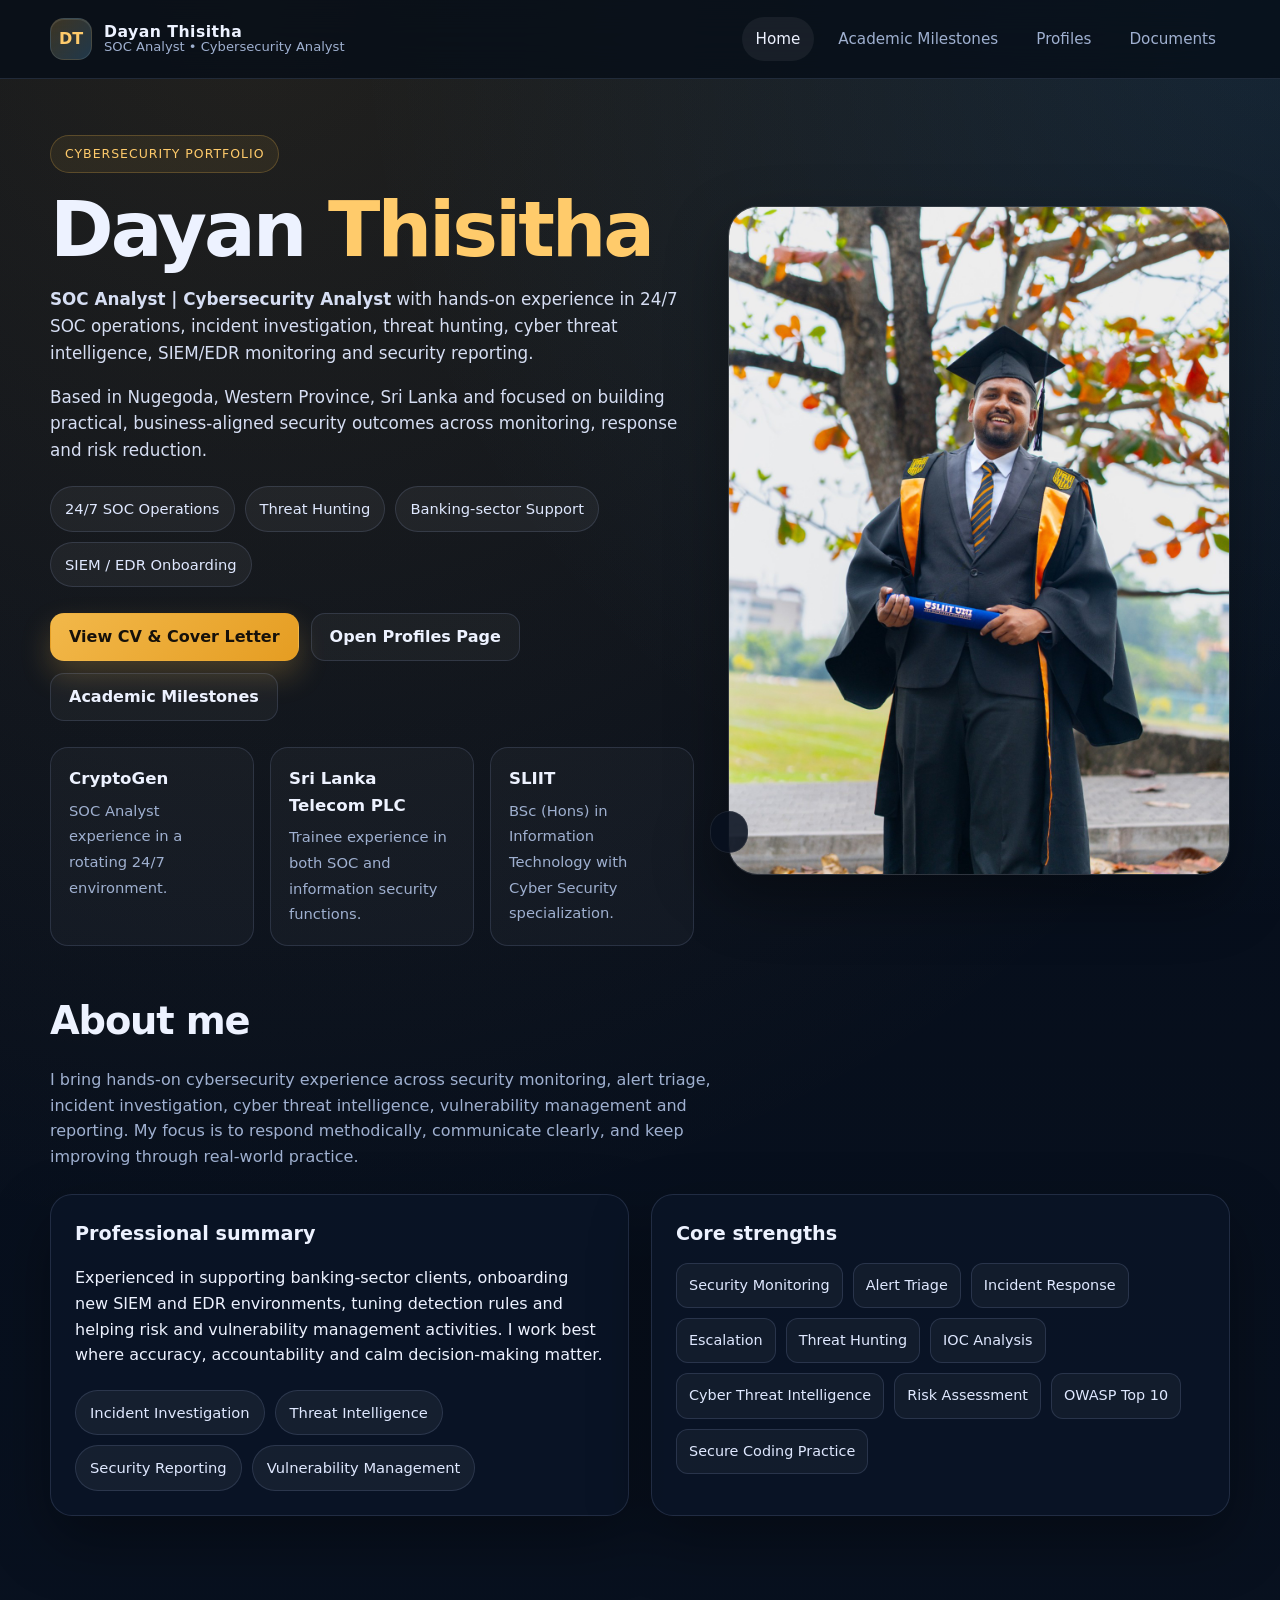
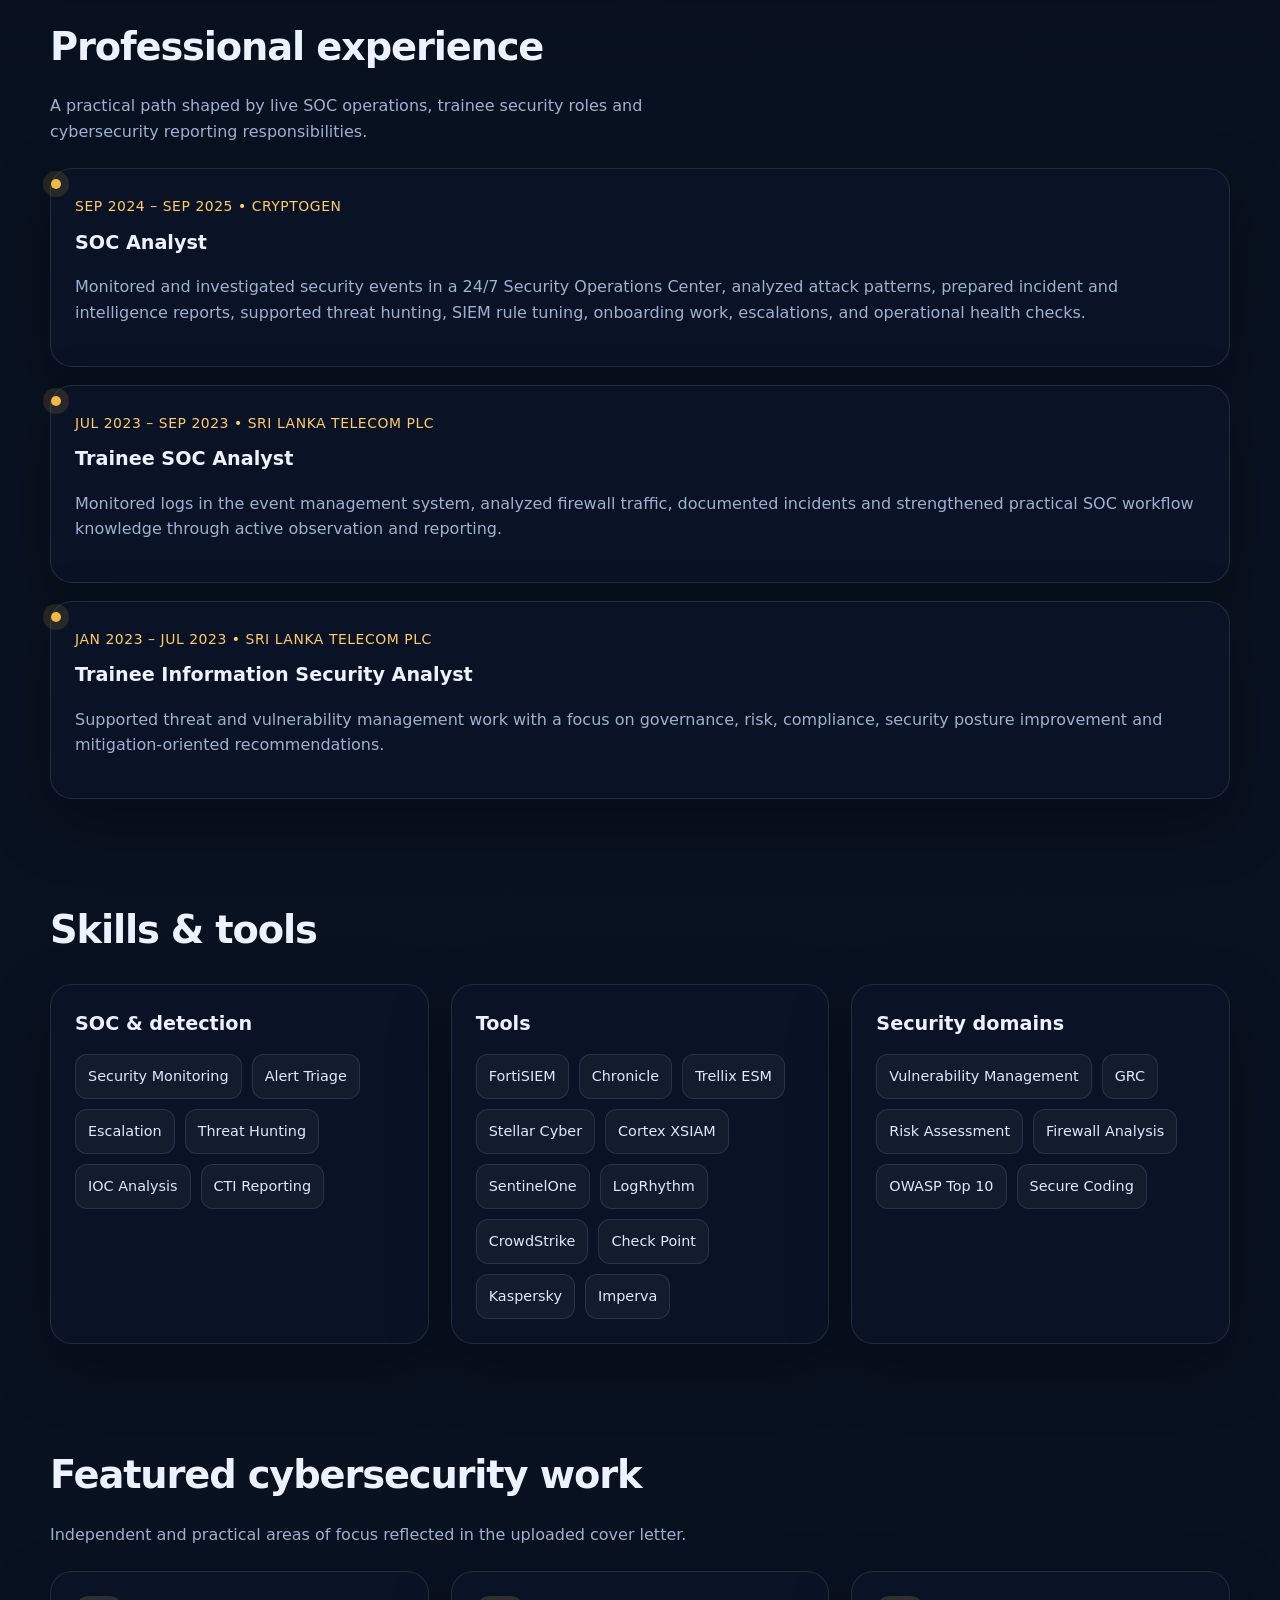
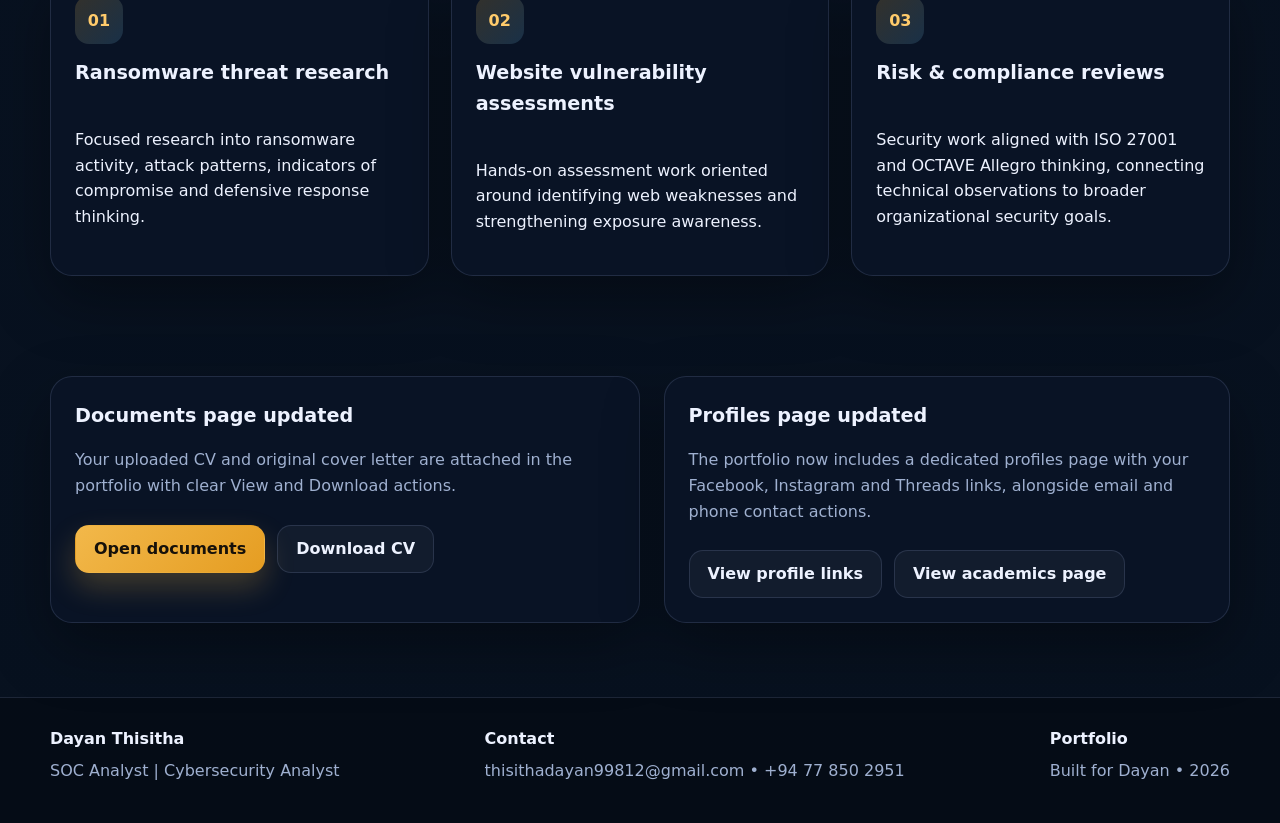
<file: index.html>
<!DOCTYPE html>
<html lang="en">
<head>
  <meta charset="UTF-8">
  <meta name="viewport" content="width=device-width, initial-scale=1.0">
  <title>Dayan Thisitha | Cybersecurity Portfolio</title>
  <meta name="description" content="Portfolio of Dayan Thisitha, SOC Analyst and Cybersecurity Analyst.">
  <link rel="stylesheet" href="style.css">
</head>
<body>
  
<header class="site-header">
  <div class="navbar">
    <a class="brand" href="index.html" aria-label="Dayan Thisitha home page">
      <div class="brand-mark">DT</div>
      <div class="brand-copy">
        <strong>Dayan Thisitha</strong>
        <span>SOC Analyst • Cybersecurity Analyst</span>
      </div>
    </a>
    <button class="nav-toggle" type="button" aria-label="Toggle navigation">☰</button>
    <nav class="nav-links" aria-label="Primary navigation">
          <a class="active" href="index.html">Home</a>
          <a class="" href="academic-milestones.html">Academic Milestones</a>
          <a class="" href="profiles.html">Profiles</a>
          <a class="" href="documents.html">Documents</a>
    </nav>
  </div>
</header>


  <main>
    <section class="page-hero">
      <div class="container hero-grid">
        <div class="hero-copy" data-reveal>
          <span class="eyebrow">Cybersecurity Portfolio</span>
          <h1>Dayan <span class="highlight">Thisitha</span></h1>
          <p class="lead"><strong>SOC Analyst | Cybersecurity Analyst</strong> with hands-on experience in 24/7 SOC operations, incident investigation, threat hunting, cyber threat intelligence, SIEM/EDR monitoring and security reporting.</p>
          <p class="lead">Based in Nugegoda, Western Province, Sri Lanka and focused on building practical, business-aligned security outcomes across monitoring, response and risk reduction.</p>
          <div class="hero-badges">
            <span class="badge-pill">24/7 SOC Operations</span>
            <span class="badge-pill">Threat Hunting</span>
            <span class="badge-pill">Banking-sector Support</span>
            <span class="badge-pill">SIEM / EDR Onboarding</span>
          </div>
          <div class="hero-actions">
            <a class="button" href="documents.html">View CV & Cover Letter</a>
            <a class="button-secondary" href="profiles.html">Open Profiles Page</a>
            <a class="button-secondary" href="academic-milestones.html">Academic Milestones</a>
          </div>
          <div class="kpi-row">
            <div class="kpi">
              <strong>CryptoGen</strong>
              <span>SOC Analyst experience in a rotating 24/7 environment.</span>
            </div>
            <div class="kpi">
              <strong>Sri Lanka Telecom PLC</strong>
              <span>Trainee experience in both SOC and information security functions.</span>
            </div>
            <div class="kpi">
              <strong>SLIIT</strong>
              <span>BSc (Hons) in Information Technology with Cyber Security specialization.</span>
            </div>
          </div>
        </div>
        <div class="hero-visual" data-reveal>
          <div class="image-frame hero-photo">
            <img src="assets/images/profile-hero.jpg" alt="Dayan Thisitha in graduation attire holding a diploma outdoors.">
          </div>
          <div class="floating-card">
            <strong></strong>
            <span></span>
          </div>
        </div>
      </div>
    </section>

    <section class="section">
      <div class="container">
        <div class="section-intro" data-reveal>
          <h2>About me</h2>
          <p>I bring hands-on cybersecurity experience across security monitoring, alert triage, incident investigation, cyber threat intelligence, vulnerability management and reporting. My focus is to respond methodically, communicate clearly, and keep improving through real-world practice.</p>
        </div>
        <div class="grid two">
          <article class="card" data-reveal>
            <h3>Professional summary</h3>
            <p>Experienced in supporting banking-sector clients, onboarding new SIEM and EDR environments, tuning detection rules and helping risk and vulnerability management activities. I work best where accuracy, accountability and calm decision-making matter.</p>
            <div class="tag-list">
              <span class="tag">Incident Investigation</span>
              <span class="tag">Threat Intelligence</span>
              <span class="tag">Security Reporting</span>
              <span class="tag">Vulnerability Management</span>
            </div>
          </article>
          <article class="card" data-reveal>
            <h3>Core strengths</h3>
            <div class="skill-group">
              <span class="skill-chip">Security Monitoring</span>
              <span class="skill-chip">Alert Triage</span>
              <span class="skill-chip">Incident Response</span>
              <span class="skill-chip">Escalation</span>
              <span class="skill-chip">Threat Hunting</span>
              <span class="skill-chip">IOC Analysis</span>
              <span class="skill-chip">Cyber Threat Intelligence</span>
              <span class="skill-chip">Risk Assessment</span>
              <span class="skill-chip">OWASP Top 10</span>
              <span class="skill-chip">Secure Coding Practice</span>
            </div>
          </article>
        </div>
      </div>
    </section>

    <section class="section">
      <div class="container">
        <div class="section-intro" data-reveal>
          <h2>Professional experience</h2>
          <p>A practical path shaped by live SOC operations, trainee security roles and cybersecurity reporting responsibilities.</p>
        </div>
        <div class="timeline">
          <article class="timeline-item" data-reveal>
            <span class="meta">Sep 2024 – Sep 2025 • CryptoGen</span>
            <h3>SOC Analyst</h3>
            <p>Monitored and investigated security events in a 24/7 Security Operations Center, analyzed attack patterns, prepared incident and intelligence reports, supported threat hunting, SIEM rule tuning, onboarding work, escalations, and operational health checks.</p>
          </article>
          <article class="timeline-item" data-reveal>
            <span class="meta">Jul 2023 – Sep 2023 • Sri Lanka Telecom PLC</span>
            <h3>Trainee SOC Analyst</h3>
            <p>Monitored logs in the event management system, analyzed firewall traffic, documented incidents and strengthened practical SOC workflow knowledge through active observation and reporting.</p>
          </article>
          <article class="timeline-item" data-reveal>
            <span class="meta">Jan 2023 – Jul 2023 • Sri Lanka Telecom PLC</span>
            <h3>Trainee Information Security Analyst</h3>
            <p>Supported threat and vulnerability management work with a focus on governance, risk, compliance, security posture improvement and mitigation-oriented recommendations.</p>
          </article>
        </div>
      </div>
    </section>

    <section class="section">
      <div class="container">
        <div class="section-intro" data-reveal>
          <h2>Skills & tools</h2>
          <p></p>
        </div>
        <div class="grid three">
          <article class="card" data-reveal>
            <h3>SOC & detection</h3>
            <div class="skill-group">
              <span class="skill-chip">Security Monitoring</span>
              <span class="skill-chip">Alert Triage</span>
              <span class="skill-chip">Escalation</span>
              <span class="skill-chip">Threat Hunting</span>
              <span class="skill-chip">IOC Analysis</span>
              <span class="skill-chip">CTI Reporting</span>
            </div>
          </article>
          <article class="card" data-reveal>
            <h3>Tools</h3>
            <div class="skill-group">
              <span class="skill-chip">FortiSIEM</span>
              <span class="skill-chip">Chronicle</span>
              <span class="skill-chip">Trellix ESM</span>
              <span class="skill-chip">Stellar Cyber</span>
              <span class="skill-chip">Cortex XSIAM</span>
              <span class="skill-chip">SentinelOne</span>
              <span class="skill-chip">LogRhythm</span>
              <span class="skill-chip">CrowdStrike</span>
              <span class="skill-chip">Check Point</span>
              <span class="skill-chip">Kaspersky</span>
              <span class="skill-chip">Imperva</span>
            </div>
          </article>
          <article class="card" data-reveal>
            <h3>Security domains</h3>
            <div class="skill-group">
              <span class="skill-chip">Vulnerability Management</span>
              <span class="skill-chip">GRC</span>
              <span class="skill-chip">Risk Assessment</span>
              <span class="skill-chip">Firewall Analysis</span>
              <span class="skill-chip">OWASP Top 10</span>
              <span class="skill-chip">Secure Coding</span>
            </div>
          </article>
        </div>
      </div>
    </section>

    <section class="section">
      <div class="container">
        <div class="section-intro" data-reveal>
          <h2>Featured cybersecurity work</h2>
          <p>Independent and practical areas of focus reflected in the uploaded cover letter.</p>
        </div>
        <div class="grid three">
          <article class="feature-card" data-reveal>
            <div class="feature-icon">01</div>
            <h3>Ransomware threat research</h3>
            <p>Focused research into ransomware activity, attack patterns, indicators of compromise and defensive response thinking.</p>
          </article>
          <article class="feature-card" data-reveal>
            <div class="feature-icon">02</div>
            <h3>Website vulnerability assessments</h3>
            <p>Hands-on assessment work oriented around identifying web weaknesses and strengthening exposure awareness.</p>
          </article>
          <article class="feature-card" data-reveal>
            <div class="feature-icon">03</div>
            <h3>Risk & compliance reviews</h3>
            <p>Security work aligned with ISO 27001 and OCTAVE Allegro thinking, connecting technical observations to broader organizational security goals.</p>
          </article>
        </div>
      </div>
    </section>

    <section class="section">
      <div class="container split-layout">
        <article class="callout" data-reveal>
          <h3>Documents page updated</h3>
          <p>Your uploaded CV and original cover letter are attached in the portfolio with clear View and Download actions.</p>
          <div class="inline-actions">
            <a class="button" href="documents.html">Open documents</a>
            <a class="button-secondary" href="assets/documents/dayan-thisitha-cv.pdf" download>Download CV</a>
          </div>
        </article>
        <article class="callout" data-reveal>
          <h3>Profiles page updated</h3>
          <p>The portfolio now includes a dedicated profiles page with your Facebook, Instagram and Threads links, alongside email and phone contact actions.</p>
          <div class="inline-actions">
            <a class="button-secondary" href="profiles.html">View profile links</a>
            <a class="button-secondary" href="academic-milestones.html">View academics page</a>
          </div>
        </article>
      </div>
    </section>
  </main>

  
<footer class="footer">
  <div class="container footer-grid">
    <div>
      <strong>Dayan Thisitha</strong>
      <span>SOC Analyst | Cybersecurity Analyst</span>
    </div>
    <div>
      <strong>Contact</strong>
      <span><a href="mailto:thisithadayan99812@gmail.com">thisithadayan99812@gmail.com</a> • <a href="tel:+94778502951">+94 77 850 2951</a></span>
    </div>
    <div>
      <strong>Portfolio</strong>
      <span>Built for Dayan • <span data-year></span></span>
    </div>
  </div>
</footer>

  <script src="script.js"></script>
</body>
</html>
</file>
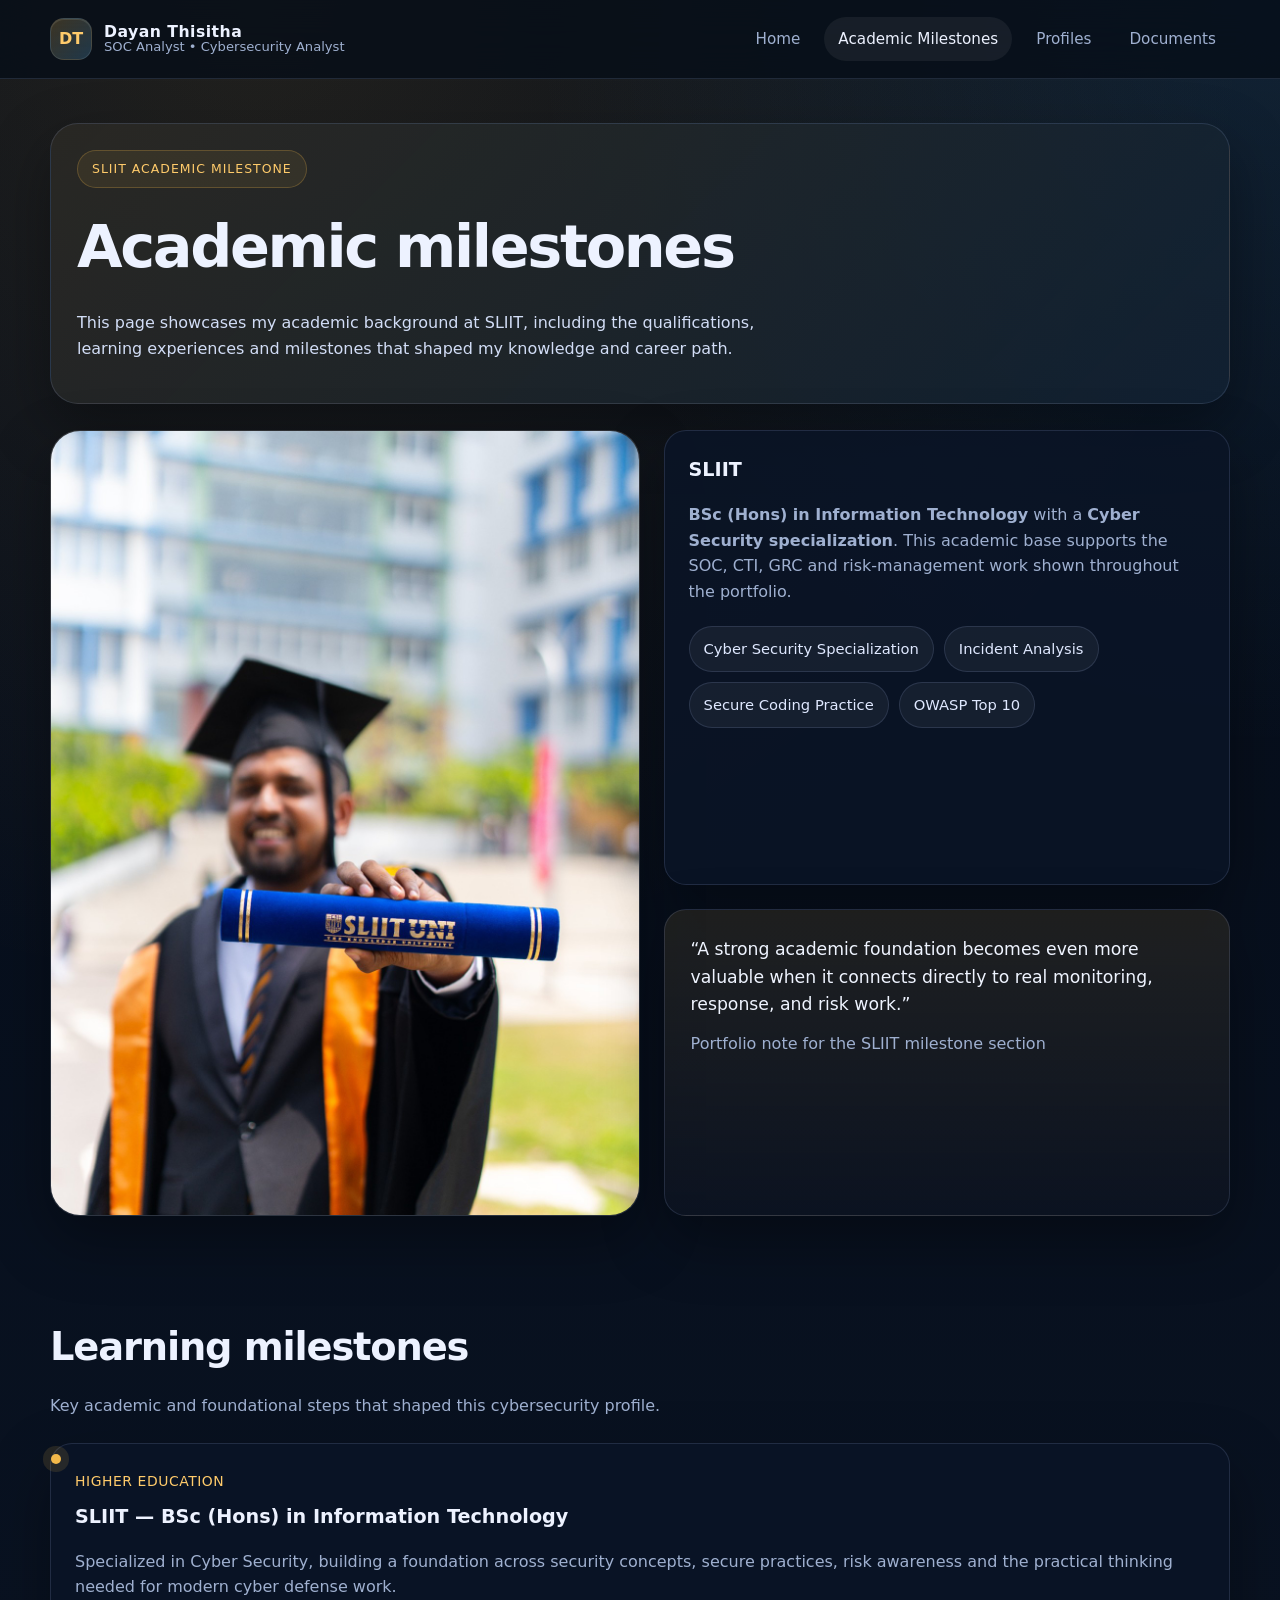
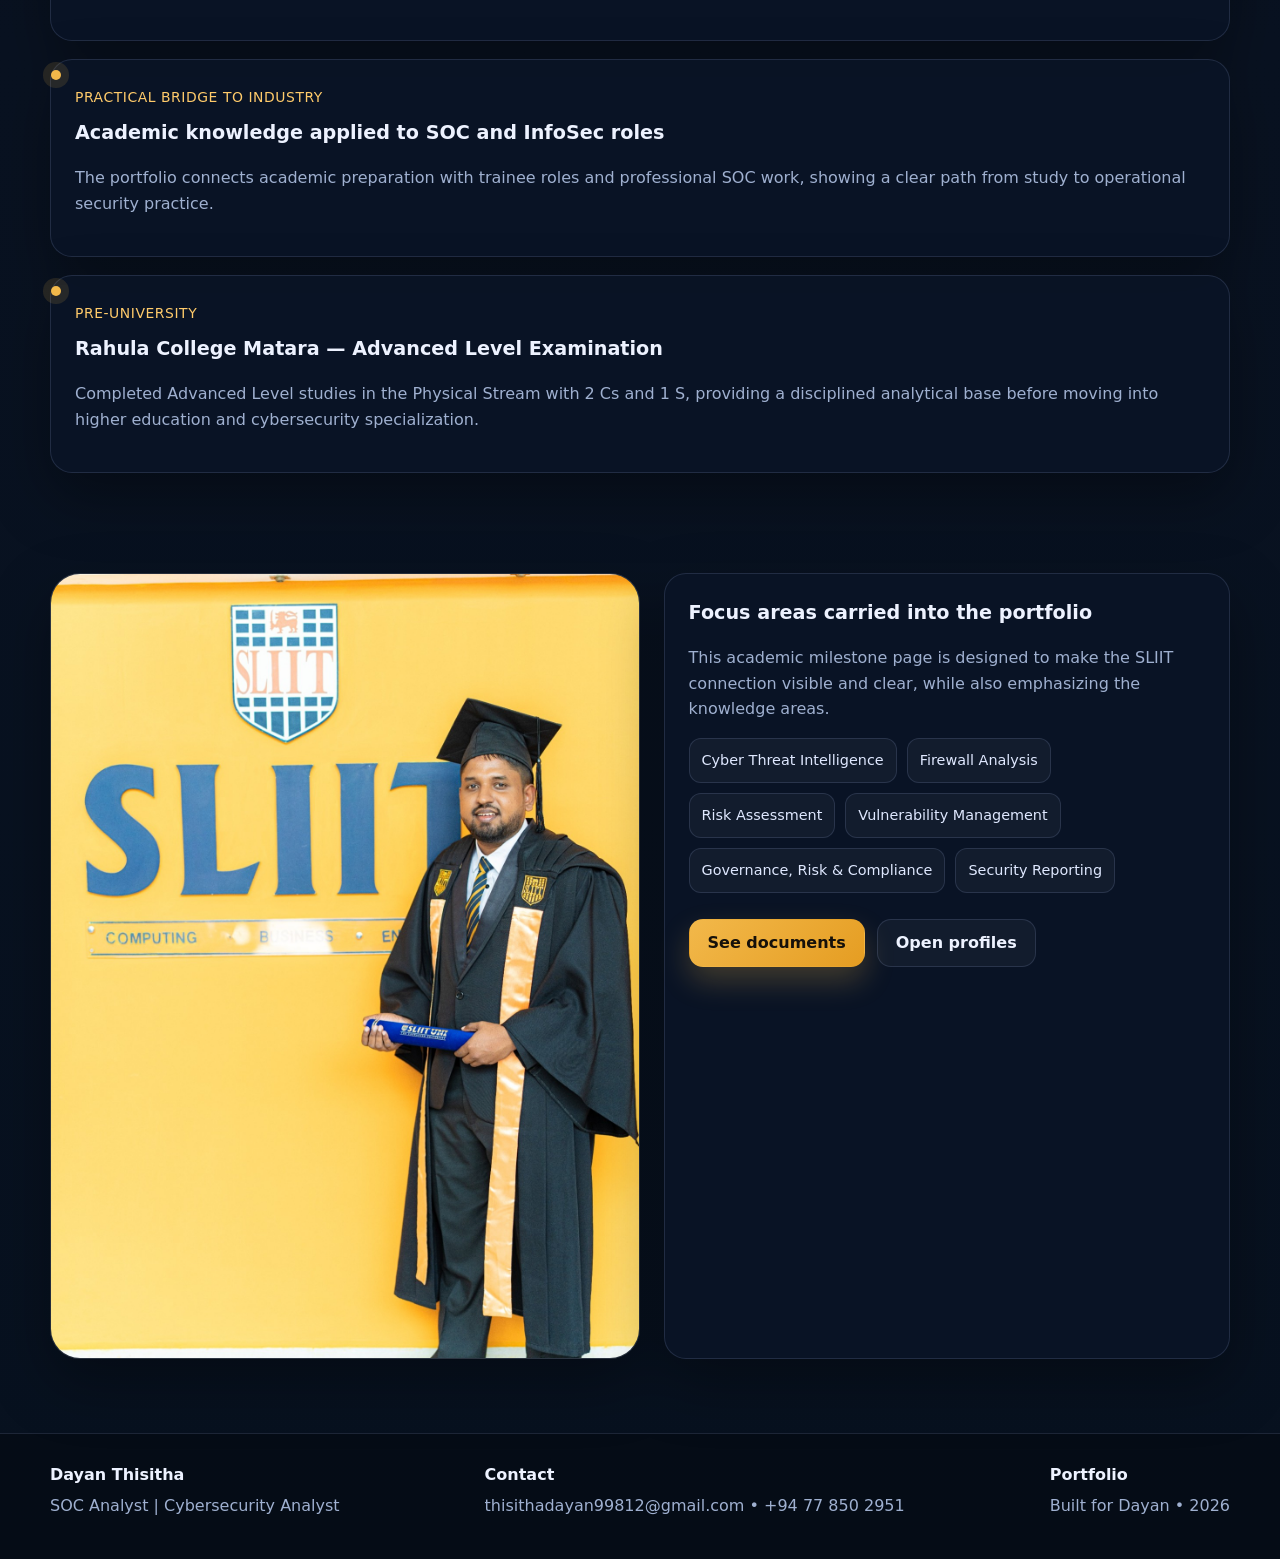
<file: academic-milestones.html>
<!DOCTYPE html>
<html lang="en">
<head>
  <meta charset="UTF-8">
  <meta name="viewport" content="width=device-width, initial-scale=1.0">
  <title>Academic Milestones | Dayan Thisitha</title>
  <meta name="description" content="Academic milestones of Dayan Thisitha.">
  <link rel="stylesheet" href="style.css">
</head>
<body>
  
<header class="site-header">
  <div class="navbar">
    <a class="brand" href="index.html" aria-label="Dayan Thisitha home page">
      <div class="brand-mark">DT</div>
      <div class="brand-copy">
        <strong>Dayan Thisitha</strong>
        <span>SOC Analyst • Cybersecurity Analyst</span>
      </div>
    </a>
    <button class="nav-toggle" type="button" aria-label="Toggle navigation">☰</button>
    <nav class="nav-links" aria-label="Primary navigation">
          <a class="" href="index.html">Home</a>
          <a class="active" href="academic-milestones.html">Academic Milestones</a>
          <a class="" href="profiles.html">Profiles</a>
          <a class="" href="documents.html">Documents</a>
    </nav>
  </div>
</header>


  <main>
    <section class="page-banner">
      <div class="container banner-card" data-reveal>
        <span class="eyebrow">SLIIT academic milestone</span>
        <h1>Academic milestones</h1>
        <p>This page showcases my academic background at SLIIT, including the qualifications, learning experiences and milestones that shaped my knowledge and career path.</p>
      </div>
    </section>

    <section class="section">
      <div class="container gallery">
        <div class="image-frame" data-reveal>
          <img src="assets/images/academic-focus.jpg" alt="Dayan Thisitha presenting a SLIIT diploma during graduation.">
        </div>
        <div class="grid" style="gap:24px;">
          <article class="callout" data-reveal>
            <h3>SLIIT</h3>
            <p><strong>BSc (Hons) in Information Technology</strong> with a <strong>Cyber Security specialization</strong>. This academic base supports the SOC, CTI, GRC and risk-management work shown throughout the portfolio.</p>
            <div class="tag-list">
              <span class="tag">Cyber Security Specialization</span>
              <span class="tag">Incident Analysis</span>
              <span class="tag">Secure Coding Practice</span>
              <span class="tag">OWASP Top 10</span>
            </div>
          </article>
          <article class="quote-card" data-reveal>
            <p>“A strong academic foundation becomes even more valuable when it connects directly to real monitoring, response, and risk work.”</p>
            <span>Portfolio note for the SLIIT milestone section</span>
          </article>
        </div>
      </div>
    </section>

    <section class="section">
      <div class="container">
        <div class="section-intro" data-reveal>
          <h2>Learning milestones</h2>
          <p>Key academic and foundational steps that shaped this cybersecurity profile.</p>
        </div>
        <div class="timeline">
          <article class="timeline-item" data-reveal>
            <span class="meta">Higher education</span>
            <h3>SLIIT — BSc (Hons) in Information Technology</h3>
            <p>Specialized in Cyber Security, building a foundation across security concepts, secure practices, risk awareness and the practical thinking needed for modern cyber defense work.</p>
          </article>
          <article class="timeline-item" data-reveal>
            <span class="meta">Practical bridge to industry</span>
            <h3>Academic knowledge applied to SOC and InfoSec roles</h3>
            <p>The portfolio connects academic preparation with trainee roles and professional SOC work, showing a clear path from study to operational security practice.</p>
          </article>
          <article class="timeline-item" data-reveal>
            <span class="meta">Pre-university</span>
            <h3>Rahula College Matara — Advanced Level Examination</h3>
            <p>Completed Advanced Level studies in the Physical Stream with 2 Cs and 1 S, providing a disciplined analytical base before moving into higher education and cybersecurity specialization.</p>
          </article>
        </div>
      </div>
    </section>

    <section class="section">
      <div class="container split-layout">
        <div class="image-frame secondary" data-reveal>
          <img src="assets/images/sliit-wall.jpg" alt="Dayan Thisitha in graduation attire standing beside the SLIIT wall sign.">
        </div>
        <article class="callout" data-reveal>
          <h3>Focus areas carried into the portfolio</h3>
          <p>This academic milestone page is designed to make the SLIIT connection visible and clear, while also emphasizing the knowledge areas.</p>
          <div class="skill-group">
            <span class="skill-chip">Cyber Threat Intelligence</span>
            <span class="skill-chip">Firewall Analysis</span>
            <span class="skill-chip">Risk Assessment</span>
            <span class="skill-chip">Vulnerability Management</span>
            <span class="skill-chip">Governance, Risk & Compliance</span>
            <span class="skill-chip">Security Reporting</span>
          </div>
          <div class="inline-actions">
            <a class="button" href="documents.html">See documents</a>
            <a class="button-secondary" href="profiles.html">Open profiles</a>
          </div>
        </article>
      </div>
    </section>
  </main>

  
<footer class="footer">
  <div class="container footer-grid">
    <div>
      <strong>Dayan Thisitha</strong>
      <span>SOC Analyst | Cybersecurity Analyst</span>
    </div>
    <div>
      <strong>Contact</strong>
      <span><a href="mailto:thisithadayan99812@gmail.com">thisithadayan99812@gmail.com</a> • <a href="tel:+94778502951">+94 77 850 2951</a></span>
    </div>
    <div>
      <strong>Portfolio</strong>
      <span>Built for Dayan • <span data-year></span></span>
    </div>
  </div>
</footer>

  <script src="script.js"></script>
</body>
</html>
</file>
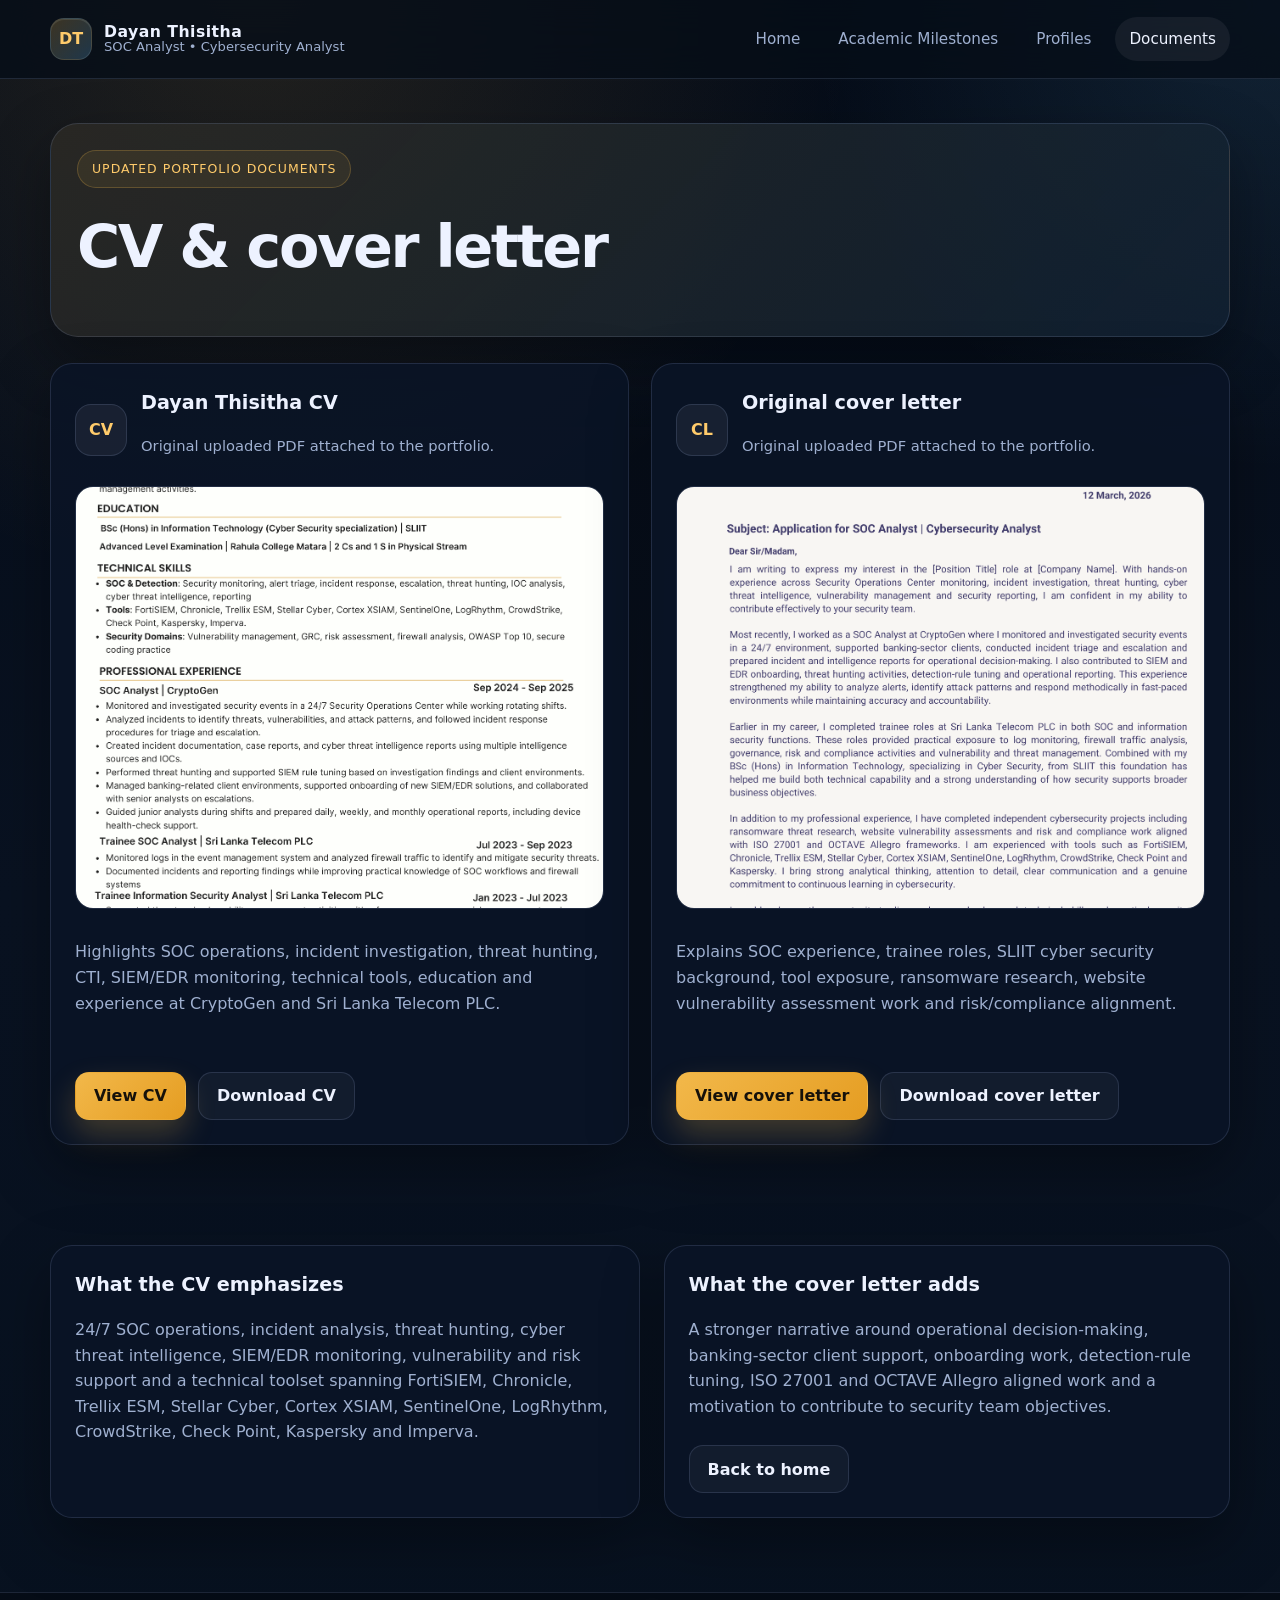
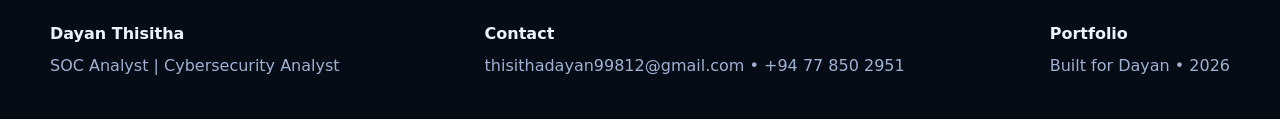
<file: documents.html>
<!DOCTYPE html>
<html lang="en">
<head>
  <meta charset="UTF-8">
  <meta name="viewport" content="width=device-width, initial-scale=1.0">
  <title>Documents | Dayan Thisitha</title>
  <meta name="description" content="CV and cover letter of Dayan Thisitha.">
  <link rel="stylesheet" href="style.css">
</head>
<body>
  
<header class="site-header">
  <div class="navbar">
    <a class="brand" href="index.html" aria-label="Dayan Thisitha home page">
      <div class="brand-mark">DT</div>
      <div class="brand-copy">
        <strong>Dayan Thisitha</strong>
        <span>SOC Analyst • Cybersecurity Analyst</span>
      </div>
    </a>
    <button class="nav-toggle" type="button" aria-label="Toggle navigation">☰</button>
    <nav class="nav-links" aria-label="Primary navigation">
          <a class="" href="index.html">Home</a>
          <a class="" href="academic-milestones.html">Academic Milestones</a>
          <a class="" href="profiles.html">Profiles</a>
          <a class="active" href="documents.html">Documents</a>
    </nav>
  </div>
</header>


  <main>
    <section class="page-banner">
      <div class="container banner-card" data-reveal>
        <span class="eyebrow">Updated portfolio documents</span>
        <h1>CV & cover letter</h1>
        <p></p>
      </div>
    </section>

    <section class="section">
      <div class="container doc-grid">
        <article class="doc-card" data-reveal>
          <div class="doc-top">
            <div class="profile-badge">CV</div>
            <div>
              <h3>Dayan Thisitha CV</h3>
              <p class="small-note">Original uploaded PDF attached to the portfolio.</p>
            </div>
          </div>
          <div class="doc-preview">
            <img src="assets/images/cv-preview.png" alt="Preview of Dayan Thisitha's CV PDF.">
          </div>
          <p>Highlights SOC operations, incident investigation, threat hunting, CTI, SIEM/EDR monitoring, technical tools, education and experience at CryptoGen and Sri Lanka Telecom PLC.</p>
          <div class="inline-actions">
            <a class="button" href="assets/documents/dayan-thisitha-cv.pdf" target="_blank" rel="noreferrer">View CV</a>
            <a class="button-secondary" href="assets/documents/dayan-thisitha-cv.pdf" download>Download CV</a>
          </div>
        </article>

        <article class="doc-card" data-reveal>
          <div class="doc-top">
            <div class="profile-badge">CL</div>
            <div>
              <h3>Original cover letter</h3>
              <p class="small-note">Original uploaded PDF attached to the portfolio.</p>
            </div>
          </div>
          <div class="doc-preview">
            <img src="assets/images/cover-preview.png" alt="Preview of Dayan Thisitha's cover letter PDF.">
          </div>
          <p>Explains SOC experience, trainee roles, SLIIT cyber security background, tool exposure, ransomware research, website vulnerability assessment work and risk/compliance alignment.</p>
          <div class="inline-actions">
            <a class="button" href="assets/documents/dayan-thisitha-cover-letter.pdf" target="_blank" rel="noreferrer">View cover letter</a>
            <a class="button-secondary" href="assets/documents/dayan-thisitha-cover-letter.pdf" download>Download cover letter</a>
          </div>
        </article>
      </div>
    </section>

    <section class="section">
      <div class="container split-layout">
        <article class="callout" data-reveal>
          <h3>What the CV emphasizes</h3>
          <p>24/7 SOC operations, incident analysis, threat hunting, cyber threat intelligence, SIEM/EDR monitoring, vulnerability and risk support and a technical toolset spanning FortiSIEM, Chronicle, Trellix ESM, Stellar Cyber, Cortex XSIAM, SentinelOne, LogRhythm, CrowdStrike, Check Point, Kaspersky and Imperva.</p>
        </article>
        <article class="callout" data-reveal>
          <h3>What the cover letter adds</h3>
          <p>A stronger narrative around operational decision-making, banking-sector client support, onboarding work, detection-rule tuning, ISO 27001 and OCTAVE Allegro aligned work and a motivation to contribute to security team objectives.</p>
          <div class="inline-actions">
            <a class="button-secondary" href="index.html">Back to home</a>
          </div>
        </article>
      </div>
    </section>
  </main>

  
<footer class="footer">
  <div class="container footer-grid">
    <div>
      <strong>Dayan Thisitha</strong>
      <span>SOC Analyst | Cybersecurity Analyst</span>
    </div>
    <div>
      <strong>Contact</strong>
      <span><a href="mailto:thisithadayan99812@gmail.com">thisithadayan99812@gmail.com</a> • <a href="tel:+94778502951">+94 77 850 2951</a></span>
    </div>
    <div>
      <strong>Portfolio</strong>
      <span>Built for Dayan • <span data-year></span></span>
    </div>
  </div>
</footer>

  <script src="script.js"></script>
</body>
</html>
</file>
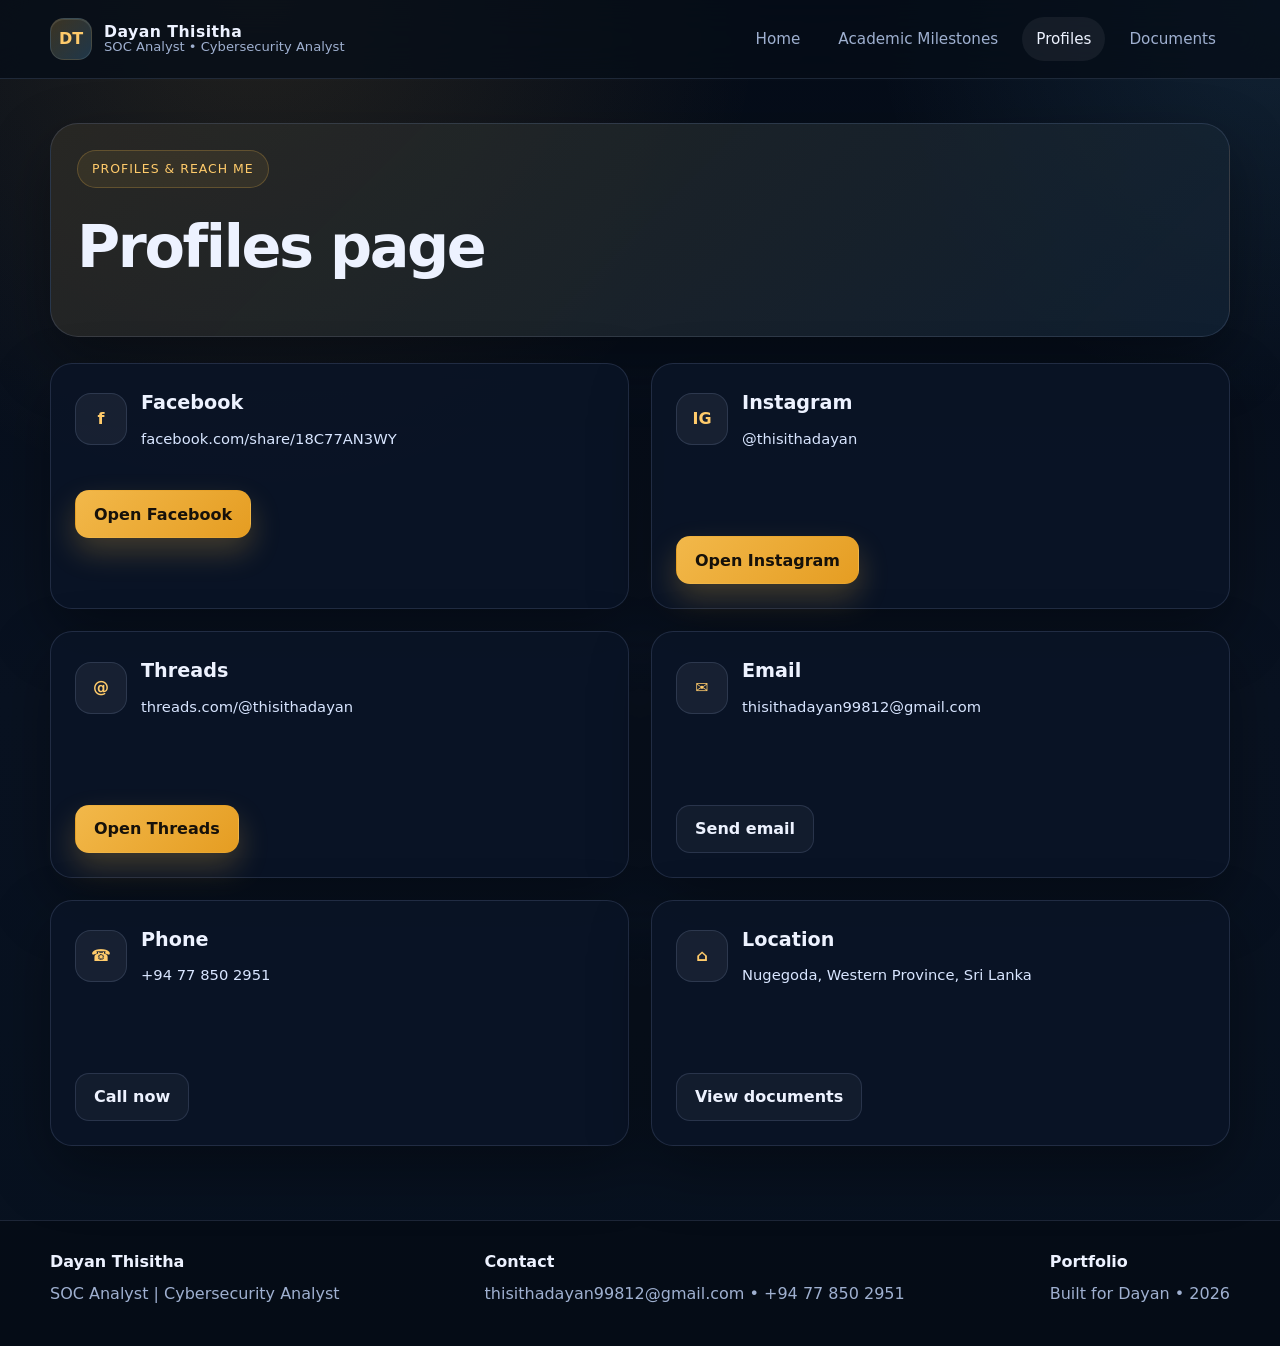
<file: profiles.html>
<!DOCTYPE html>
<html lang="en">
<head>
  <meta charset="UTF-8">
  <meta name="viewport" content="width=device-width, initial-scale=1.0">
  <title>Profiles | Dayan Thisitha</title>
  <meta name="description" content="Social and contact profiles of Dayan Thisitha.">
  <link rel="stylesheet" href="style.css">
</head>
<body>
  
<header class="site-header">
  <div class="navbar">
    <a class="brand" href="index.html" aria-label="Dayan Thisitha home page">
      <div class="brand-mark">DT</div>
      <div class="brand-copy">
        <strong>Dayan Thisitha</strong>
        <span>SOC Analyst • Cybersecurity Analyst</span>
      </div>
    </a>
    <button class="nav-toggle" type="button" aria-label="Toggle navigation">☰</button>
    <nav class="nav-links" aria-label="Primary navigation">
          <a class="" href="index.html">Home</a>
          <a class="" href="academic-milestones.html">Academic Milestones</a>
          <a class="active" href="profiles.html">Profiles</a>
          <a class="" href="documents.html">Documents</a>
    </nav>
  </div>
</header>


  <main>
    <section class="page-banner">
      <div class="container banner-card" data-reveal>
        <span class="eyebrow">Profiles & reach me</span>
        <h1>Profiles page</h1>
        <p></p>
      </div>
    </section>

    <section class="section">
      <div class="container profile-grid">
        <article class="profile-card" data-reveal>
          <div class="profile-top">
            <div class="profile-badge">f</div>
            <div>
              <h3>Facebook</h3>
              <div class="profile-link">facebook.com/share/18C77AN3WY</div>
            </div>
          </div>
          <p</p>
          <div class="inline-actions">
            <a class="button" href="https://www.facebook.com/share/18C77AN3WY/?mibextid=wwXIfr" target="_blank" rel="noreferrer">Open Facebook</a>
          </div>
        </article>

        <article class="profile-card" data-reveal>
          <div class="profile-top">
            <div class="profile-badge">IG</div>
            <div>
              <h3>Instagram</h3>
              <div class="profile-link">@thisithadayan</div>
            </div>
          </div>
          <p></p>
          <div class="inline-actions">
            <a class="button" href="https://www.instagram.com/thisithadayan?igsh=MW56bnR1eXJ0ZzRtZA%3D%3D&utm_source=qr" target="_blank" rel="noreferrer">Open Instagram</a>
          </div>
        </article>

        <article class="profile-card" data-reveal>
          <div class="profile-top">
            <div class="profile-badge">@</div>
            <div>
              <h3>Threads</h3>
              <div class="profile-link">threads.com/@thisithadayan</div>
            </div>
          </div>
          <p></p>
          <div class="inline-actions">
            <a class="button" href="https://www.threads.com/@thisithadayan?igshid=NTc4MTIwNjQ2YQ==" target="_blank" rel="noreferrer">Open Threads</a>
          </div>
        </article>

        <article class="profile-card" data-reveal>
          <div class="profile-top">
            <div class="profile-badge">✉</div>
            <div>
              <h3>Email</h3>
              <div class="profile-link">thisithadayan99812@gmail.com</div>
            </div>
          </div>
          <p></p>
          <div class="inline-actions">
            <a class="button-secondary" href="mailto:thisithadayan99812@gmail.com">Send email</a>
          </div>
        </article>

        <article class="profile-card" data-reveal>
          <div class="profile-top">
            <div class="profile-badge">☎</div>
            <div>
              <h3>Phone</h3>
              <div class="profile-link">+94 77 850 2951</div>
            </div>
          </div>
          <p></p>
          <div class="inline-actions">
            <a class="button-secondary" href="tel:+94778502951">Call now</a>
          </div>
        </article>

        <article class="profile-card" data-reveal>
          <div class="profile-top">
            <div class="profile-badge">⌂</div>
            <div>
              <h3>Location</h3>
              <div class="profile-link">Nugegoda, Western Province, Sri Lanka</div>
            </div>
          </div>
          <p></p>
          <div class="inline-actions">
            <a class="button-secondary" href="documents.html">View documents</a>
          </div>
        </article>
      </div>
    </section>
  </main>

  
<footer class="footer">
  <div class="container footer-grid">
    <div>
      <strong>Dayan Thisitha</strong>
      <span>SOC Analyst | Cybersecurity Analyst</span>
    </div>
    <div>
      <strong>Contact</strong>
      <span><a href="mailto:thisithadayan99812@gmail.com">thisithadayan99812@gmail.com</a> • <a href="tel:+94778502951">+94 77 850 2951</a></span>
    </div>
    <div>
      <strong>Portfolio</strong>
      <span>Built for Dayan • <span data-year></span></span>
    </div>
  </div>
</footer>

  <script src="script.js"></script>
</body>
</html>
</file>
<file: style.css>
:root {
  --bg: #07111f;
  --bg-soft: #0b1730;
  --panel: rgba(10, 20, 38, 0.9);
  --panel-strong: #0d1b34;
  --text: #edf2ff;
  --muted: #9fb0d0;
  --line: rgba(173, 196, 255, 0.14);
  --gold: #f2b84a;
  --gold-strong: #ffcb6b;
  --accent: #6cc7ff;
  --shadow: 0 24px 60px rgba(0, 0, 0, 0.34);
  --radius: 22px;
  --radius-sm: 16px;
  --width: min(1180px, calc(100vw - 32px));
}

* { box-sizing: border-box; }
html { scroll-behavior: smooth; }
body {
  margin: 0;
  font-family: Inter, ui-sans-serif, system-ui, -apple-system, BlinkMacSystemFont, "Segoe UI", sans-serif;
  background:
    radial-gradient(circle at top right, rgba(108, 199, 255, 0.12), transparent 22%),
    radial-gradient(circle at 20% 0%, rgba(242, 184, 74, 0.12), transparent 30%),
    linear-gradient(180deg, #050c18 0%, #091221 52%, #07111f 100%);
  color: var(--text);
  line-height: 1.6;
}
body::before {
  content: "";
  position: fixed;
  inset: 0;
  background-image:
    linear-gradient(rgba(255,255,255,0.03) 1px, transparent 1px),
    linear-gradient(90deg, rgba(255,255,255,0.03) 1px, transparent 1px);
  background-size: 42px 42px;
  opacity: 0.22;
  pointer-events: none;
  mask-image: linear-gradient(to bottom, rgba(0,0,0,0.5), transparent 85%);
}

a { color: inherit; text-decoration: none; }
img { max-width: 100%; display: block; }
button { font: inherit; }

.container {
  width: var(--width);
  margin: 0 auto;
}

.site-header {
  position: sticky;
  top: 0;
  z-index: 30;
  backdrop-filter: blur(18px);
  background: rgba(6, 13, 24, 0.78);
  border-bottom: 1px solid var(--line);
}

.navbar {
  width: var(--width);
  margin: 0 auto;
  min-height: 78px;
  display: flex;
  align-items: center;
  justify-content: space-between;
  gap: 18px;
}

.brand {
  display: flex;
  align-items: center;
  gap: 12px;
  min-width: 0;
}

.brand-mark {
  width: 42px;
  height: 42px;
  display: grid;
  place-items: center;
  border-radius: 14px;
  background: linear-gradient(135deg, rgba(242, 184, 74, 0.22), rgba(108, 199, 255, 0.22));
  border: 1px solid rgba(255,255,255,0.10);
  box-shadow: inset 0 1px 0 rgba(255,255,255,0.1);
  font-weight: 800;
  color: var(--gold-strong);
}

.brand-copy {
  display: flex;
  flex-direction: column;
  line-height: 1.1;
}
.brand-copy strong { font-size: 0.98rem; letter-spacing: 0.03em; }
.brand-copy span { color: var(--muted); font-size: 0.82rem; }

.nav-toggle {
  display: none;
  width: 46px;
  height: 46px;
  border-radius: 14px;
  background: rgba(255,255,255,0.04);
  border: 1px solid var(--line);
  color: var(--text);
}

.nav-links {
  display: flex;
  align-items: center;
  gap: 10px;
  flex-wrap: wrap;
}

.nav-links a {
  color: var(--muted);
  padding: 10px 14px;
  border-radius: 999px;
  transition: 0.22s ease;
  font-size: 0.95rem;
}

.nav-links a:hover,
.nav-links a.active {
  color: var(--text);
  background: rgba(255,255,255,0.06);
}

.page-hero {
  padding: 56px 0 18px;
}

.hero-grid {
  display: grid;
  grid-template-columns: 1.18fr 0.92fr;
  gap: 34px;
  align-items: center;
}

.eyebrow {
  display: inline-flex;
  align-items: center;
  gap: 10px;
  padding: 8px 14px;
  border-radius: 999px;
  border: 1px solid rgba(242, 184, 74, 0.24);
  background: rgba(242, 184, 74, 0.08);
  color: var(--gold-strong);
  letter-spacing: 0.08em;
  text-transform: uppercase;
  font-size: 0.78rem;
}

.hero-copy h1,
.page-title {
  margin: 18px 0 14px;
  line-height: 1.02;
  font-size: clamp(2.4rem, 6vw, 4.8rem);
  letter-spacing: -0.04em;
}

.lead {
  max-width: 68ch;
  color: #d6def3;
  font-size: 1.05rem;
}

.highlight {
  color: var(--gold-strong);
}

.hero-badges,
.tag-list {
  display: flex;
  flex-wrap: wrap;
  gap: 10px;
  margin: 22px 0 0;
}

.tag,
.badge-pill {
  padding: 10px 14px;
  border-radius: 999px;
  background: rgba(255,255,255,0.05);
  border: 1px solid var(--line);
  color: #dfe8ff;
  font-size: 0.92rem;
}

.hero-actions,
.inline-actions {
  display: flex;
  flex-wrap: wrap;
  gap: 12px;
  margin-top: 26px;
}

.button,
.button-secondary {
  display: inline-flex;
  align-items: center;
  justify-content: center;
  gap: 10px;
  min-height: 48px;
  padding: 0 18px;
  border-radius: 14px;
  border: 1px solid transparent;
  font-weight: 700;
  transition: 0.22s ease;
}

.button {
  background: linear-gradient(135deg, var(--gold), #e59d22);
  color: #16110a;
  box-shadow: 0 14px 30px rgba(242, 184, 74, 0.24);
}
.button:hover { transform: translateY(-2px); }

.button-secondary {
  border-color: var(--line);
  background: rgba(255,255,255,0.04);
  color: var(--text);
}
.button-secondary:hover {
  background: rgba(255,255,255,0.08);
  transform: translateY(-2px);
}

.hero-visual {
  position: relative;
}

.image-frame {
  position: relative;
  overflow: hidden;
  border-radius: 30px;
  border: 1px solid rgba(255,255,255,0.10);
  box-shadow: var(--shadow);
  background: linear-gradient(180deg, rgba(255,255,255,0.06), rgba(255,255,255,0.02));
}

.image-frame img {
  width: 100%;
  height: 100%;
  object-fit: cover;
}

.image-frame.hero-photo {
  min-height: 620px;
}

.floating-card,
.metric-card,
.notice-card {
  background: rgba(8, 17, 31, 0.88);
  border: 1px solid rgba(255,255,255,0.08);
  border-radius: 20px;
  box-shadow: var(--shadow);
}

.floating-card {
  position: absolute;
  left: -18px;
  bottom: 22px;
  padding: 18px 18px 16px;
  max-width: 260px;
}

.floating-card strong {
  display: block;
  font-size: 1.02rem;
  margin-bottom: 6px;
}
.floating-card span,
.muted,
.card-copy p,
.timeline p,
.profile-card p,
.doc-card p,
.callout p {
  color: var(--muted);
}

.section {
  padding: 26px 0 74px;
}

.section-intro {
  margin-bottom: 24px;
}
.section-intro h2 {
  margin: 0 0 10px;
  font-size: clamp(1.7rem, 3vw, 2.5rem);
  letter-spacing: -0.03em;
}
.section-intro p { color: var(--muted); max-width: 66ch; }

.grid {
  display: grid;
  gap: 22px;
}
.grid.two { grid-template-columns: repeat(2, minmax(0, 1fr)); }
.grid.three { grid-template-columns: repeat(3, minmax(0, 1fr)); }

.card,
.timeline-item,
.profile-card,
.doc-card,
.callout,
.feature-card,
.quote-card {
  background: var(--panel);
  border: 1px solid var(--line);
  border-radius: var(--radius);
  padding: 24px;
  box-shadow: var(--shadow);
}

.card h3,
.timeline-item h3,
.profile-card h3,
.doc-card h3,
.feature-card h3,
.callout h3 {
  margin-top: 0;
  margin-bottom: 8px;
  font-size: 1.2rem;
}

.kpi-row {
  display: grid;
  grid-template-columns: repeat(3, minmax(0, 1fr));
  gap: 16px;
  margin-top: 26px;
}

.kpi {
  padding: 18px;
  border-radius: 18px;
  border: 1px solid var(--line);
  background: rgba(255,255,255,0.03);
}
.kpi strong {
  display: block;
  font-size: 1.04rem;
  margin-bottom: 5px;
}
.kpi span { color: var(--muted); font-size: 0.92rem; }

.timeline {
  position: relative;
  display: grid;
  gap: 18px;
}

.timeline-item {
  position: relative;
  padding-left: 24px;
}
.timeline-item::before {
  content: "";
  position: absolute;
  left: 0;
  top: 10px;
  width: 10px;
  height: 10px;
  border-radius: 999px;
  background: var(--gold);
  box-shadow: 0 0 0 8px rgba(242, 184, 74, 0.12);
}

.meta {
  display: inline-block;
  margin-bottom: 10px;
  color: var(--gold-strong);
  font-size: 0.87rem;
  letter-spacing: 0.04em;
  text-transform: uppercase;
}

.skill-group {
  display: flex;
  flex-wrap: wrap;
  gap: 10px;
  margin-top: 14px;
}

.skill-chip {
  padding: 10px 12px;
  border-radius: 12px;
  background: rgba(255,255,255,0.04);
  border: 1px solid var(--line);
  color: #dfe8ff;
  font-size: 0.9rem;
}

.feature-card {
  display: flex;
  flex-direction: column;
  gap: 14px;
  min-height: 100%;
}

.feature-icon {
  width: 48px;
  height: 48px;
  border-radius: 14px;
  display: grid;
  place-items: center;
  background: linear-gradient(135deg, rgba(242, 184, 74, 0.18), rgba(108, 199, 255, 0.16));
  color: var(--gold-strong);
  font-weight: 800;
}

.split-layout {
  display: grid;
  grid-template-columns: 1.02fr 0.98fr;
  gap: 24px;
  align-items: start;
}

.callout {
  height: 100%;
}

.gallery {
  display: grid;
  grid-template-columns: 1.02fr 0.98fr;
  gap: 24px;
  align-items: stretch;
}

.gallery .image-frame {
  min-height: 560px;
}
.gallery .image-frame.secondary {
  min-height: 420px;
}

.quote-card {
  padding: 26px;
  background: linear-gradient(180deg, rgba(242, 184, 74, 0.10), rgba(12, 19, 33, 0.92));
}
.quote-card p {
  font-size: 1.08rem;
  color: #eff4ff;
  margin: 0;
}
.quote-card span {
  display: block;
  margin-top: 12px;
  color: var(--muted);
}

.profile-grid,
.doc-grid {
  display: grid;
  grid-template-columns: repeat(2, minmax(0, 1fr));
  gap: 22px;
}

.profile-card,
.doc-card {
  display: flex;
  flex-direction: column;
  gap: 14px;
  min-height: 100%;
}

.profile-card .profile-top,
.doc-top {
  display: flex;
  align-items: center;
  gap: 14px;
}

.profile-badge {
  width: 52px;
  height: 52px;
  border-radius: 16px;
  display: grid;
  place-items: center;
  background: rgba(255,255,255,0.06);
  border: 1px solid var(--line);
  font-weight: 800;
  color: var(--gold-strong);
}

.profile-link {
  color: #d8e5ff;
  word-break: break-word;
  font-size: 0.92rem;
}

.doc-preview {
  overflow: hidden;
  border-radius: 18px;
  border: 1px solid var(--line);
}

.doc-preview img {
  width: 100%;
  aspect-ratio: 4 / 3.2;
  object-fit: cover;
  background: #fff;
}

.page-banner {
  padding-top: 44px;
}

.banner-card {
  padding: 26px;
  border-radius: 28px;
  border: 1px solid var(--line);
  background:
    linear-gradient(135deg, rgba(242,184,74,0.13), rgba(108,199,255,0.08)),
    rgba(8, 17, 31, 0.8);
  box-shadow: var(--shadow);
}

.banner-card h1 {
  margin: 12px 0 8px;
  font-size: clamp(2rem, 4.6vw, 3.7rem);
  letter-spacing: -0.04em;
}
.banner-card p { color: #d2ddf6; max-width: 70ch; }

.footer {
  padding: 28px 0 40px;
  border-top: 1px solid var(--line);
  background: rgba(3, 7, 13, 0.48);
}
.footer-grid {
  display: flex;
  justify-content: space-between;
  gap: 18px;
  flex-wrap: wrap;
  color: var(--muted);
}
.footer-grid strong { color: var(--text); display: block; margin-bottom: 6px; }

.reveal {
  opacity: 0;
  transform: translateY(24px);
  transition: opacity 0.6s ease, transform 0.6s ease;
}
.reveal.visible {
  opacity: 1;
  transform: translateY(0);
}

.small-note {
  color: var(--muted);
  font-size: 0.92rem;
}

@media (max-width: 980px) {
  .hero-grid,
  .split-layout,
  .gallery,
  .grid.two,
  .grid.three,
  .profile-grid,
  .doc-grid,
  .kpi-row {
    grid-template-columns: 1fr;
  }

  .hero-copy h1,
  .page-title {
    font-size: clamp(2.2rem, 10vw, 4rem);
  }

  .image-frame.hero-photo {
    min-height: 420px;
  }

  .gallery .image-frame,
  .gallery .image-frame.secondary {
    min-height: 360px;
  }

  .floating-card {
    position: static;
    margin-top: 18px;
    max-width: none;
  }
}

@media (max-width: 760px) {
  .navbar {
    padding: 12px 0;
    align-items: flex-start;
  }

  .nav-toggle { display: inline-grid; place-items: center; }
  .nav-links {
    display: none;
    width: 100%;
    padding-bottom: 8px;
  }
  .nav-links.open {
    display: flex;
    flex-direction: column;
    align-items: stretch;
  }
  .nav-links a {
    width: 100%;
    padding: 12px 14px;
    border-radius: 14px;
  }

  .brand { flex: 1; }

  .page-hero { padding-top: 28px; }
  .section { padding-bottom: 54px; }
}
</file>
